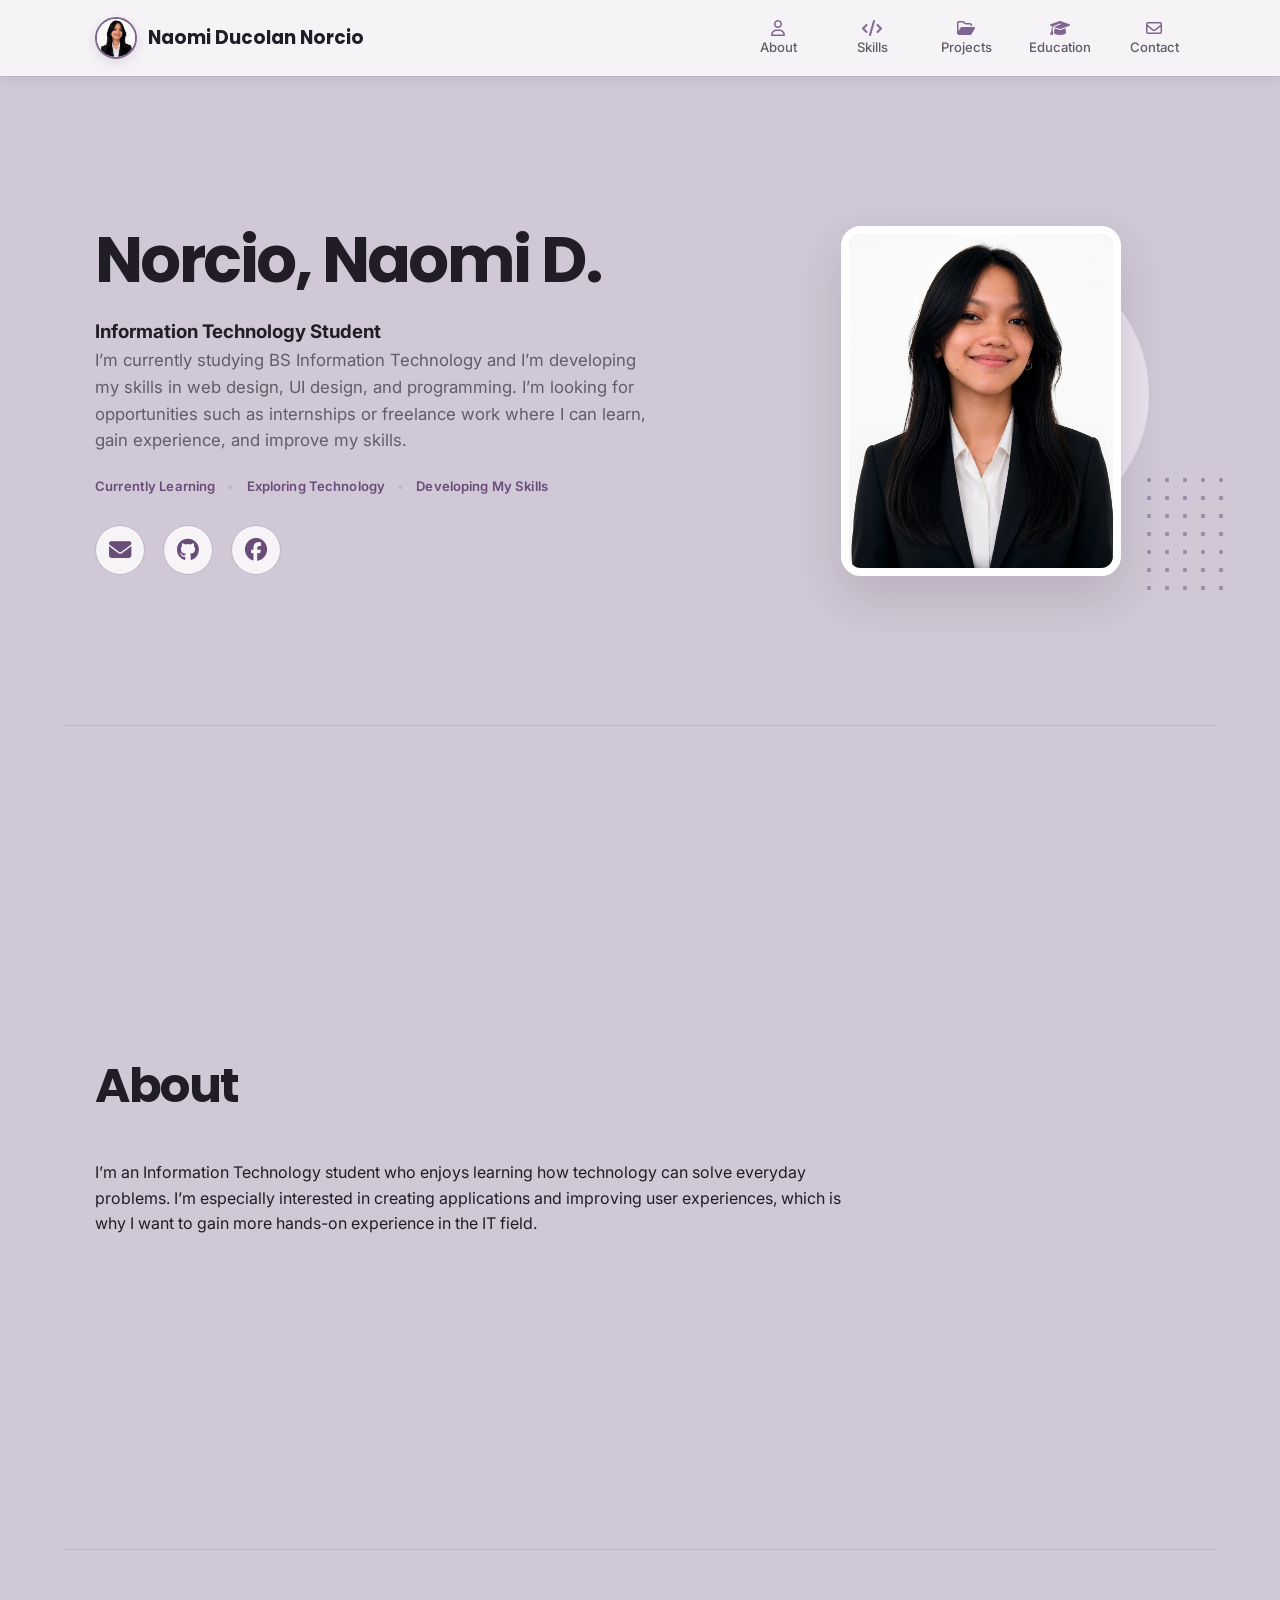
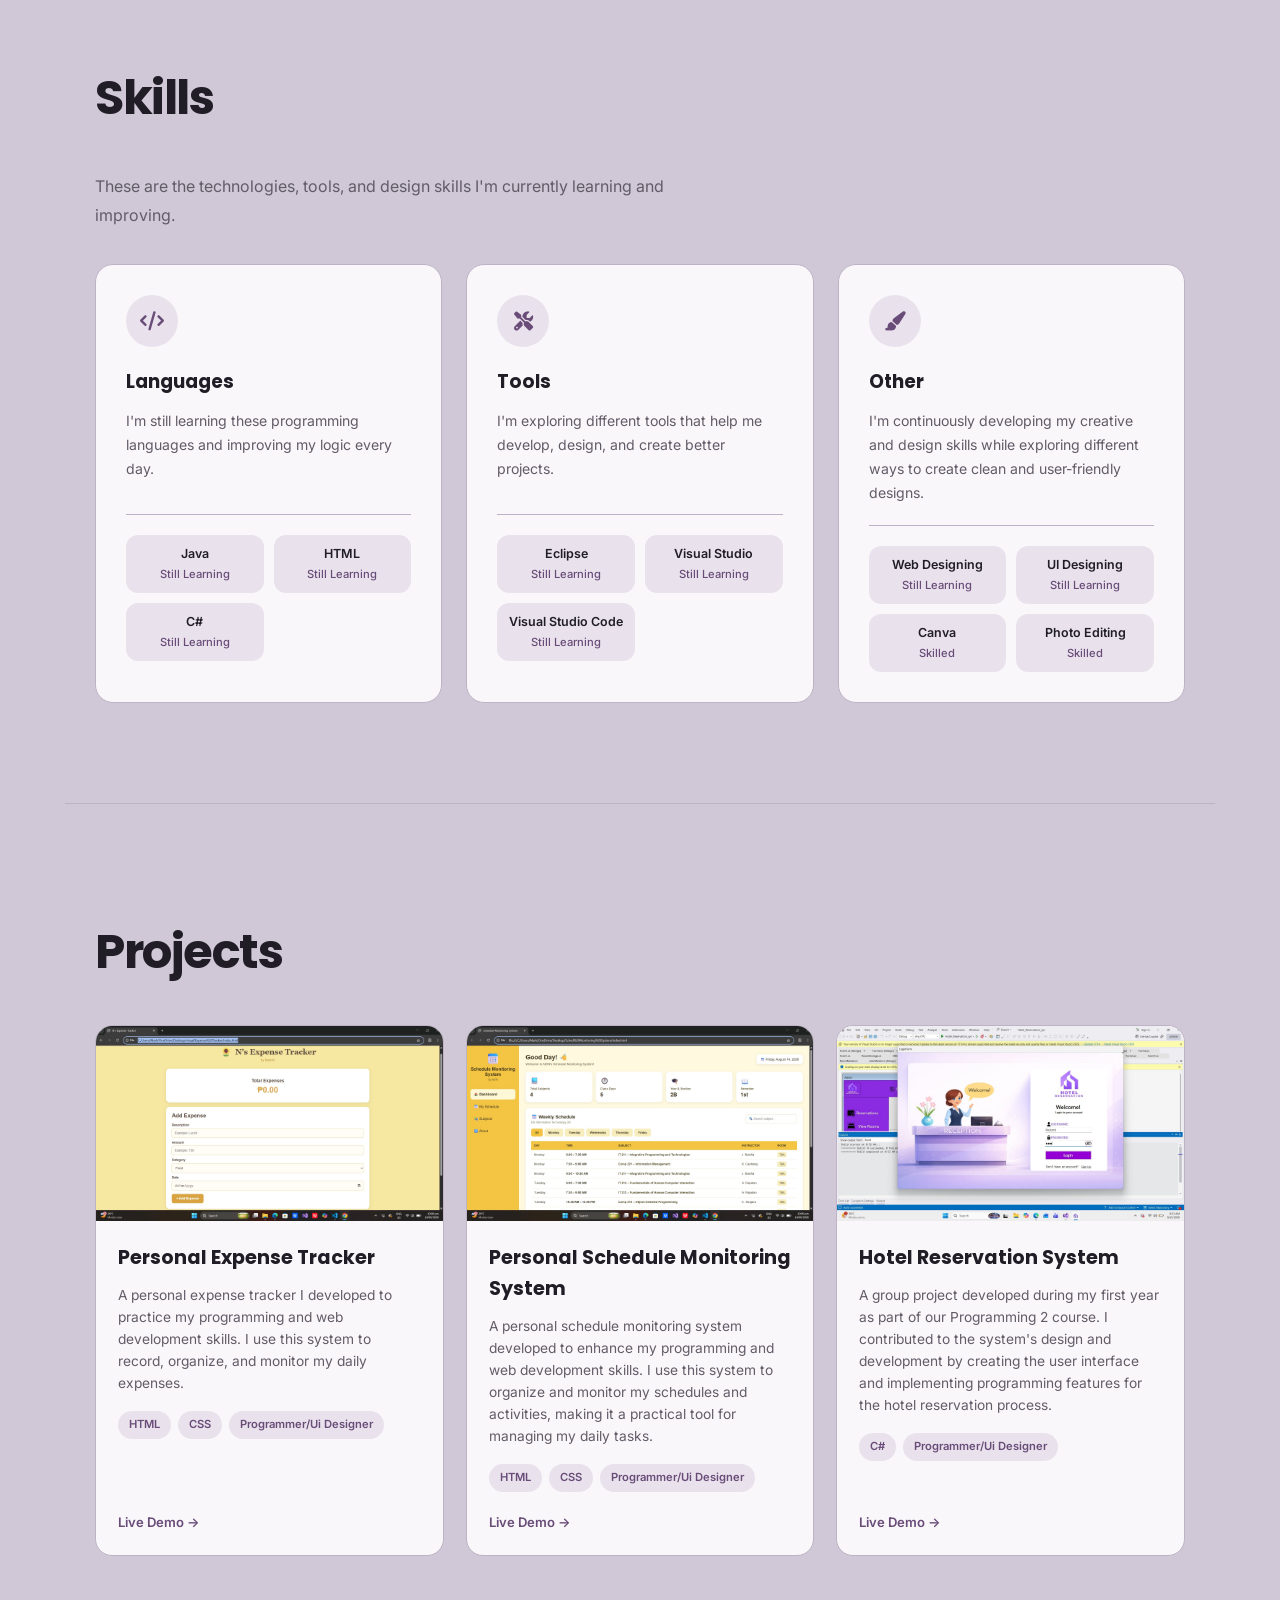
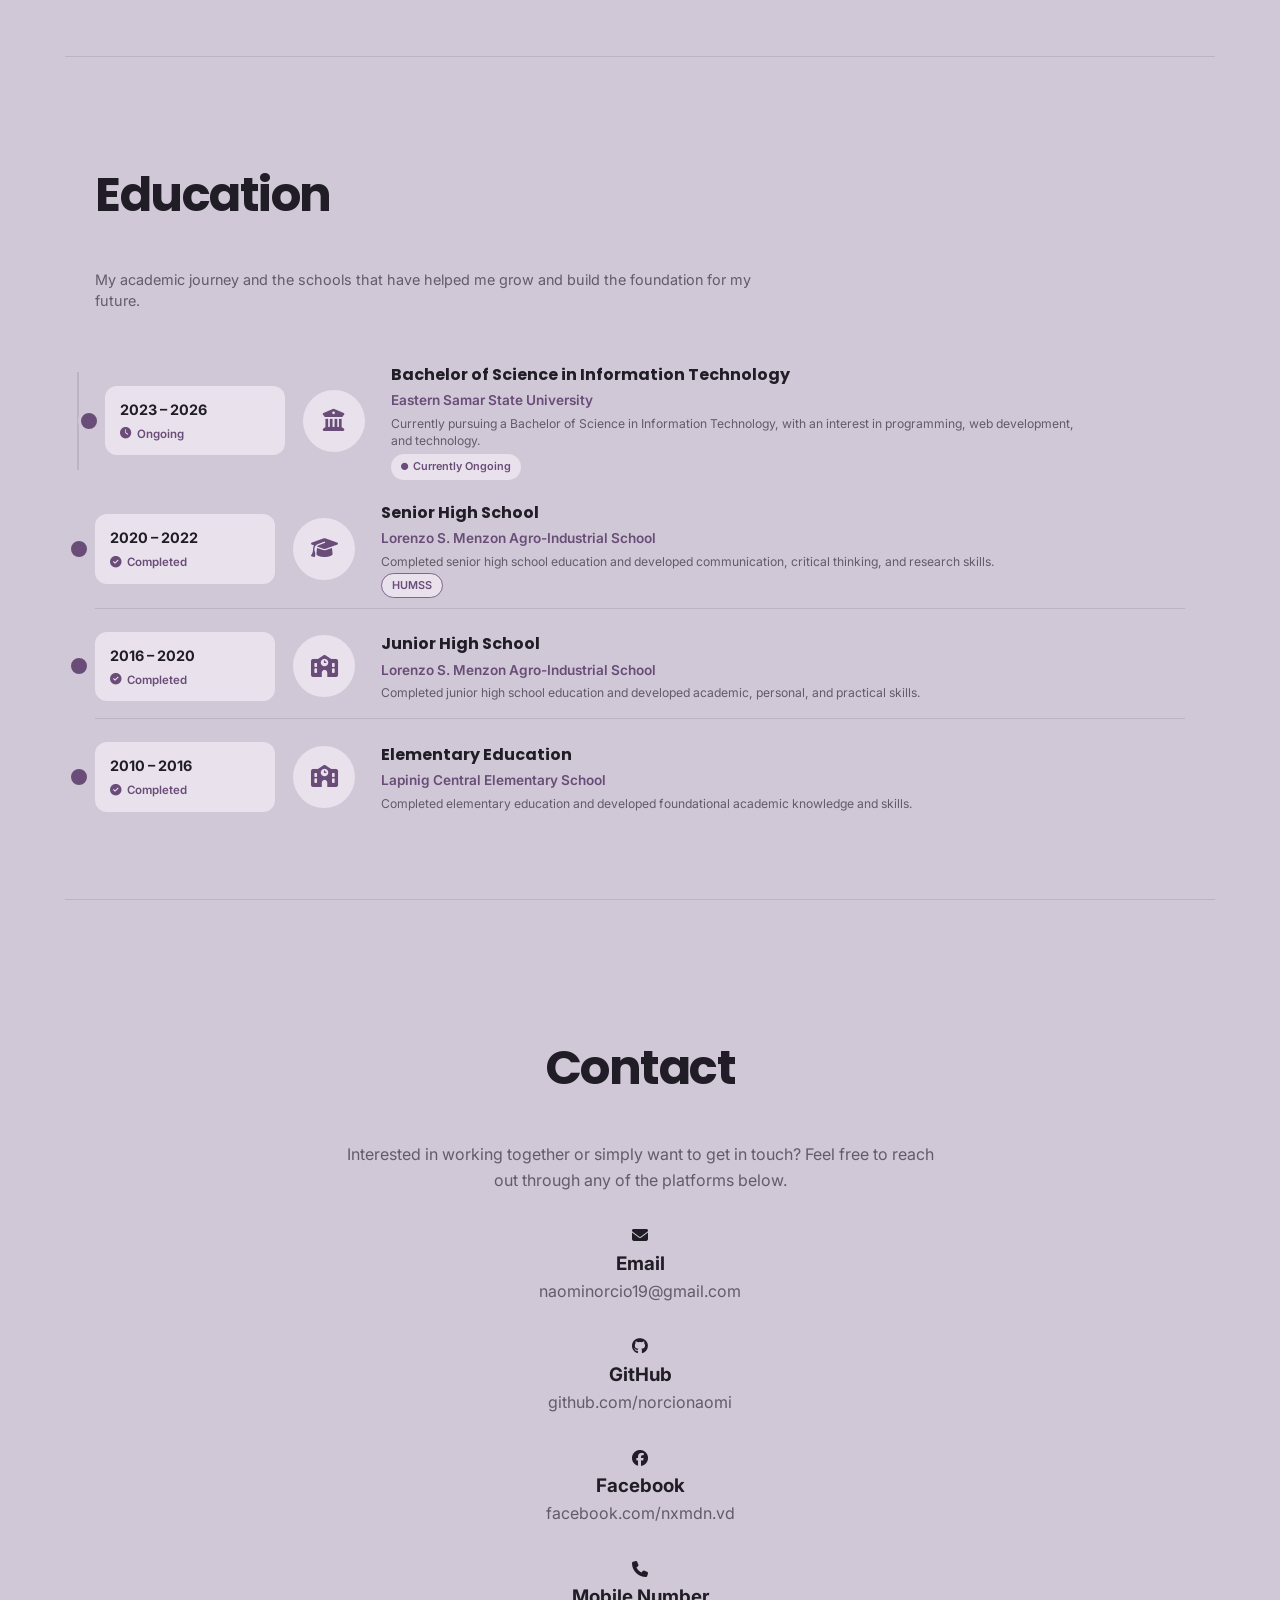
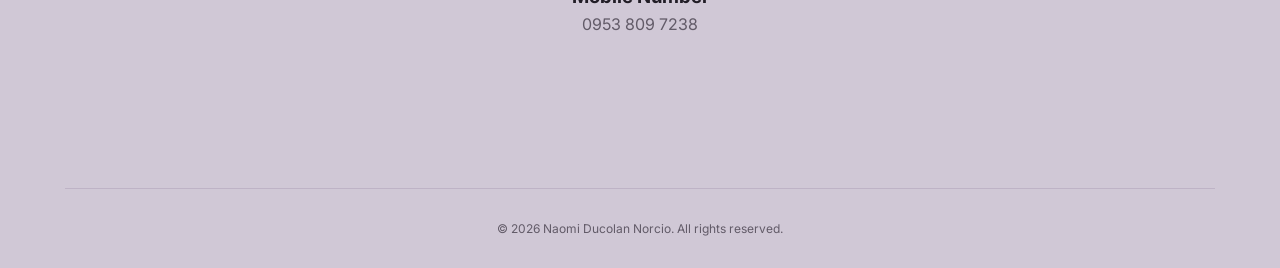
<file: index.html>
<!DOCTYPE html>
<html lang="en">

<head>
    <meta charset="UTF-8">
    <meta name="viewport" content="width=device-width, initial-scale=1.0">

    <title>Naomi Ducolan Norcio — Portfolio</title>
    

    <!-- Google Fonts -->
    <link rel="preconnect" href="https://fonts.googleapis.com">
    <link rel="preconnect" href="https://fonts.gstatic.com" crossorigin>

    <link
        href="https://fonts.googleapis.com/css2?family=Inter:wght@400;500;600;700&family=Poppins:wght@500;600;700&display=swap"
        rel="stylesheet"
    >

    <!-- Font Awesome -->
    <link
        rel="stylesheet"
        href="https://cdnjs.cloudflare.com/ajax/libs/font-awesome/6.5.2/css/all.min.css"
    >

    <!-- CSS -->
    <link rel="stylesheet" href="style.css">
</head>

<body>

    <!-- =====================================================
         TOP NAVIGATION
         ===================================================== -->

    <header class="topbar">

        <div class="nav-container">

            <!-- PROFILE + NAME -->
            <a href="#hero" class="logo">

                <img
                    src="profile-picture.jpg"
                    alt="Naomi Ducolan Norcio"
                    class="nav-profile"
                >

                <span class="first-middle">
                    Naomi Ducolan Norcio
                </span>

            </a>


            <!-- MOBILE MENU -->
            <button class="menu-button" id="menuButton" aria-label="Open menu">
                ☰
            </button>


            <!-- NAVIGATION -->
            <nav class="nav-links" id="navLinks">

                <a href="#about">
                    <i class="fa-regular fa-user"></i>
                    <span>About</span>
                </a>

                <a href="#skills">
                    <i class="fa-solid fa-code"></i>
                    <span>Skills</span>
                </a>

                <a href="#projects">
                    <i class="fa-regular fa-folder-open"></i>
                    <span>Projects</span>
                </a>

                <a href="#education">
                    <i class="fa-solid fa-graduation-cap"></i>
                    <span>Education</span>
                </a>

                <a href="#contact">
                    <i class="fa-regular fa-envelope"></i>
                    <span>Contact</span>
                </a>

            </nav>

        </div>

    </header>


    <main>

        <!-- =====================================================
             HERO / FIRST PAGE
             ===================================================== -->

        <section class="hero" id="hero">

            <div class="hero-content">

                <h1>
                    Norcio, Naomi D.
                </h1>


                <h3>
                    Information Technology Student
                </h3>


                <!-- SHORT PROFESSIONAL INTRODUCTION -->

                <p class="tagline">
                    I’m currently studying BS Information Technology 
                    and I’m developing my skills in web design, UI design, 
                    and programming. I’m looking for opportunities such as
                    internships or freelance work where I can learn, 
                    gain experience, and improve my skills.

                </p>


                <!-- PROFESSIONAL LABELS -->

                <div class="hero-skills">

                    <span>Currently Learning</span>

                    <span>Exploring Technology</span>

                    <span>Developing My Skills</span>

                </div>


                <!-- SOCIAL ICONS -->

                <div class="hero-links">

                    <!-- EMAIL -->
                    <a
                        class="social-icon"
                        href="mailto:naominorcio19@gmail.com"
                        aria-label="Email"
                        title="Email"
                    >
                        <i class="fa-solid fa-envelope"></i>
                    </a>


                    <!-- GITHUB -->
                    <a
                        class="social-icon"
                        href="https://github.com/norcionaomi"
                        target="_blank"
                        rel="noopener noreferrer"
                        aria-label="GitHub"
                        title="GitHub"
                    >
                        <i class="fa-brands fa-github"></i>
                    </a>


                    <!-- FACEBOOK -->
                    <a
                        class="social-icon"
                        href="https://www.facebook.com/nxmdn.vd"
                        target="_blank"
                        rel="noopener noreferrer"
                        aria-label="Facebook"
                        title="Facebook"
                    >
                        <i class="fa-brands fa-facebook"></i>
                    </a>

                </div>

            </div>


            <!-- HERO PROFILE IMAGE -->

            <div class="hero-image">

                <img
                    src="profile-picture.jpg"
                    alt="profile picture"
                >

            </div>

        </section>


        <!-- =====================================================
             ABOUT
             ===================================================== -->

        <section id="about">

            <div class="section-label">

            </div>

            <h2>
                About
            </h2>

            <div class="about-content">

                <p>
                    I’m an Information Technology student who enjoys learning
                    how technology can solve everyday problems. I’m especially
                    interested in creating applications and improving user
                    experiences, which is why I want to gain more hands-on
                    experience in the IT field.
                </p>

            </div>

        </section>


        <!-- =====================================================
             SKILLS
             ===================================================== -->

        <section id="skills">

            <div class="section-label">
               
            </div>

            <h2>
                Skills
            </h2>

          <div class="skills-intro">
    <p>
        These are the technologies, tools, and design skills
        I'm currently learning and improving.
    </p>
</div>

<div class="skill-groups">

    <!-- LANGUAGES -->
    <div class="skill-group">

        <div class="skill-icon">
            <i class="fa-solid fa-code"></i>
        </div>

        <h3>Languages</h3>

        <p class="skill-description">
            I'm still learning these programming languages
            and improving my logic every day.
        </p>

        <div class="skill-list">

            <div class="skill-item">
                <strong>Java</strong>
                <span>Still Learning</span>
            </div>

            <div class="skill-item">
                <strong>HTML</strong>
                <span>Still Learning</span>
            </div>

            <div class="skill-item">
                <strong>C#</strong>
                <span>Still Learning</span>
            </div>

        </div>

    </div>


    <!-- TOOLS -->
    <div class="skill-group">

        <div class="skill-icon">
            <i class="fa-solid fa-screwdriver-wrench"></i>
        </div>

        <h3>Tools</h3>

        <p class="skill-description">
            I'm exploring different tools that help me
            develop, design, and create better projects.
        </p>

        <div class="skill-list">

            <div class="skill-item">
                <strong>Eclipse</strong>
                <span>Still Learning</span>
            </div>

            <div class="skill-item">
                <strong>Visual Studio</strong>
                <span>Still Learning</span>
            </div>

            <div class="skill-item">
                <strong>Visual Studio Code</strong>
                <span>Still Learning</span>
            </div>

        </div>

    </div>


    <!-- OTHER -->
    <div class="skill-group">

        <div class="skill-icon">
            <i class="fa-solid fa-paintbrush"></i>
        </div>

        <h3>Other</h3>

        <p class="skill-description">
            I'm continuously developing my creative and
            design skills while exploring different ways
            to create clean and user-friendly designs.
        </p>

        <div class="skill-list">

            <div class="skill-item">
                <strong>Web Designing</strong>
                <span>Still Learning</span>
            </div>

            <div class="skill-item">
                <strong>UI Designing</strong>
                <span>Still Learning</span>
            </div>

            <div class="skill-item">
                <strong>Canva</strong>
                <span>Skilled</span>
            </div>

            <div class="skill-item">
                <strong>Photo Editing</strong>
                <span>Skilled</span>
            </div>

        </div>

    </div>

</div>

        </section>


        <!-- =====================================================
             PROJECTS
             ===================================================== -->

        <section id="projects">

            <div class="section-label">
                
            </div>

            <h2>
                Projects
            </h2>

            <div class="project-grid">

                <article class="project-card">

                    <img
                        src="expense-tracker.jpg"
                        alt="Project screenshot"
                    >

                    <div class="project-content">

                        <h3>
                            Personal Expense Tracker
                        </h3>

                        <p class="desc">
                            A personal expense tracker I developed to practice
                            my programming and web development skills. I use this
                            system to record, organize, and monitor my daily expenses.
                        </p>

                        <div class="tags">

                            <span class="tag">HTML</span>
                            <span class="tag">CSS</span>
                            <span class="tag">Programmer/Ui Designer</span>

                        </div>

                        <div class="project-links">

                            <a href="expense_tracker.html">
                                Live Demo →
                            </a>

                        </div>

                    </div>

                </article>


                <article class="project-card">

                    <img
                        src="sched-monitoring.jpg"
                        alt="Project screenshot"
                    >

                    <div class="project-content">

                        <h3>
                            Personal Schedule Monitoring System
                        </h3>

                        <p class="desc">
                            A personal schedule monitoring system developed to 
                            enhance my programming and web development skills.
                            I use this system to organize and monitor my schedules
                            and activities, making it a practical tool for managing 
                            my daily tasks.
                        </p>

                        <div class="tags">

                            <span class="tag">HTML</span>
                            <span class="tag">CSS</span>
                            <span class="tag">Programmer/Ui Designer</span>

                        </div>

                        <div class="project-links">

                            <a href="schedule_monitoring.html">
                                Live Demo →
                            </a>

                        </div>

                    </div>

                </article>

                <article class="project-card">

                    <img
                        src="hotel-reservation.jpg"
                        alt="Project screenshot"
                    >

                    <div class="project-content">

                        <h3>
                           Hotel Reservation System
                        </h3>

                        <p class="desc">
                            A group project developed during my first year
                            as part of our Programming 2 course. I contributed 
                            to the system's design and development by creating
                            the user interface and implementing programming features
                            for the hotel reservation process.
                        </p>

                        <div class="tags">

                            <span class="tag">C#</span>
                            <span class="tag">Programmer/Ui Designer</span>

                        </div>

                        <div class="project-links">

                            <a href="hotel_reservation.html">
                                Live Demo →
                            </a>

                        </div>

                    </div>

                </article>

            </div>

        </section>


    <!-- =====================================================
        EDUCATION
     ===================================================== -->

<section id="education">

    <div class="section-label">
    </div>

    <h2>Education</h2>

    <div class="education-intro">
        <p>
            My academic journey and the schools that have helped me
            grow and build the foundation for my future.
        </p>
    </div>

    <div class="education-timeline">

       
         <!-- COLLEGE -->
        <div class="education-item">

            <div class="education-date">
                <strong>2023 – 2026</strong>
                <span>
                    <i class="fa-solid fa-clock"></i>
                    Ongoing
                </span>
            </div>

            <div class="education-icon">
                <i class="fa-solid fa-building-columns"></i>
            </div>

            <div class="education-content">
                <h3>
                    Bachelor of Science in Information Technology
                </h3>

                <h4>
                    Eastern Samar State University
                </h4>

                <p>
                    Currently pursuing a Bachelor of Science in
                    Information Technology, with an interest in
                    programming, web development, and technology.
                </p>

                <span class="ongoing-badge">
                    <i class="fa-solid fa-circle"></i>
                    Currently Ongoing
                </span>

            </div>

        </div>

    </div>




       <!-- SENIOR HIGH SCHOOL -->
        <div class="education-item">

            <div class="education-date">
                <strong>2020 – 2022</strong>
                <span>
                    <i class="fa-solid fa-circle-check"></i>
                    Completed
                </span>
            </div>

            <div class="education-icon">
                <i class="fa-solid fa-graduation-cap"></i>
            </div>

            <div class="education-content">

    <h3>Senior High School</h3>

    <h4>
        Lorenzo S. Menzon Agro-Industrial School
    </h4>

    <p>
        Completed senior high school education and developed
        communication, critical thinking, and research skills.
    </p>

    <span class="strand">HUMSS</span>

</div>

        </div>




       <!-- JUNIOR HIGH SCHOOL -->
        <div class="education-item">

            <div class="education-date">
                <strong>2016 – 2020</strong>
                <span>
                    <i class="fa-solid fa-circle-check"></i>
                    Completed
                </span>
            </div>

            <div class="education-icon">
                <i class="fa-solid fa-school"></i>
            </div>

            <div class="education-content">
                <h3>Junior High School</h3>

                <h4>
                    Lorenzo S. Menzon Agro-Industrial School
                </h4>

                <p>
                    Completed junior high school education and
                    developed academic, personal, and practical skills.
                </p>
            </div>

        </div>



        <!-- ELEMENTARY -->
        <div class="education-item">

            <div class="education-date">
                <strong>2010 – 2016</strong>
                <span>
                    <i class="fa-solid fa-circle-check"></i>
                    Completed
                </span>
            </div>

            <div class="education-icon">
                <i class="fa-solid fa-school"></i>
            </div>

            <div class="education-content">
                <h3>Elementary Education</h3>

                <h4>
                    Lapinig Central Elementary School
                </h4>

                <p>
                    Completed elementary education and developed
                    foundational academic knowledge and skills.
                </p>
            </div>

        </div>



</section>


<!-- =====================================================
     CONTACT
     ===================================================== -->

<section class="contact" id="contact">

    <div class="section-label">
    </div>

    <h2>Contact</h2>

    <div class="contact-content">

        <p class="contact-intro">
            Interested in working together or simply want to get in touch?
            Feel free to reach out through any of the platforms below.
        </p>

        <div class="contact-links">

            <!-- EMAIL -->
            <a href="mailto:naominorcio19@gmail.com" class="contact-card">

                <div class="contact-icon">
                    <i class="fa-solid fa-envelope"></i>
                </div>

                <div>
                    <h3>Email</h3>
                    <p>naominorcio19@gmail.com</p>
                </div>

            </a>


            <!-- GITHUB -->
            <a
                href="https://github.com/norcionaomi"
                target="_blank"
                rel="noopener noreferrer"
                class="contact-card"
            >

                <div class="contact-icon">
                    <i class="fa-brands fa-github"></i>
                </div>

                <div>
                    <h3>GitHub</h3>
                    <p>github.com/norcionaomi</p>
                </div>

            </a>


            <!-- FACEBOOK -->
            <a
                href="https://www.facebook.com/nxmdn.vd"
                target="_blank"
                rel="noopener noreferrer"
                class="contact-card"
            >

                <div class="contact-icon">
                    <i class="fa-brands fa-facebook"></i>
                </div>

                <div>
                    <h3>Facebook</h3>
                    <p>facebook.com/nxmdn.vd</p>
                </div>

            </a>

            <!-- MOBILE NUMBER -->
            <a
                href="tel:+639538097238"
                class="contact-card"
>

                <div class="contact-icon">
                    <i class="fa-solid fa-phone"></i>
                </div>

                <div>
                    <h3>Mobile Number</h3>
                    <p>0953 809 7238 </p>
                </div>

            </a>

        </div>

    </div>

</section>


</main>

    <!-- =====================================================
         FOOTER
         ===================================================== -->

    <footer>
        © 2026 Naomi Ducolan Norcio. All rights reserved.
    </footer>


    <!-- JavaScript -->
    <script src="script.js"></script>

</body>

</html>
</file>
<file: style.css>
/* =========================================================
   COLOR PALETTE
   ========================================================= */

:root {
    --background: #D0C8D6;
    --background-soft: #DDD7E1;

    --nav-background: #F7F4F8;
    --card-background: #F9F7FA;

    --text: #211D26;
    --text-soft: #625B68;

    --purple: #80658F;
    --purple-dark: #694C78;
    --purple-light: #E9E2ED;

    --white: #FFFFFF;
    --border: #BEB3C6;

    --font-heading: "Poppins", sans-serif;
    --font-body: "Inter", sans-serif;

    --max-width: 1150px;
}


/* =========================================================
   RESET
   ========================================================= */

* {
    box-sizing: border-box;
    margin: 0;
    padding: 0;
}

html {
    scroll-behavior: smooth;
}

html,
body {
    width: 100%;
    max-width: 100%;
    overflow-x: hidden;
}

body {
    background: var(--background);
    color: var(--text);
    font-family: var(--font-body);
    line-height: 1.6;

    padding-top: 76px;
}

img {
    max-width: 100%;
    display: block;
}

a {
    color: inherit;
    text-decoration: none;
}


/* =========================================================
   TOP NAVIGATION
   ========================================================= */

.topbar {
    position: fixed;
    top: 0;
    left: 0;
    right: 0;

    width: 100%;
    z-index: 9999;

    background: rgba(247, 244, 248, 0.97);
    backdrop-filter: blur(14px);
    -webkit-backdrop-filter: blur(14px);

    border-bottom: 1px solid var(--border);

    box-shadow: 0 2px 12px rgba(33, 29, 38, 0.08);
}

.nav-container {
    max-width: var(--max-width);

    margin: auto;

    min-height: 76px;

    padding: 0 30px;

    display: flex;

    align-items: center;

    justify-content: space-between;
}


/* =========================================================
   PROFILE + NAME
   ========================================================= */

.logo {
    display: flex;

    align-items: center;

    gap: 11px;

    font-family: var(--font-heading);

    font-size: 1.15rem;

    font-weight: 700;

    transition: transform 0.25s ease;
}

.logo:hover {
    transform: translateY(-2px);
}

.nav-profile {
    width: 42px;

    height: 42px;

    object-fit: cover;

    object-position: center top;

    border-radius: 50%;

    border: 2px solid var(--purple);

    background: var(--white);

    box-shadow:
        0 4px 12px rgba(45, 35, 52, 0.12);

    transition:
        transform 0.25s ease,
        box-shadow 0.25s ease;
}

.logo:hover .nav-profile {
    transform: translateY(-2px);

    box-shadow:
        0 7px 16px rgba(105, 76, 120, 0.20);
}

.first-middle {
    color: var(--text);
}


/* =========================================================
   NAVIGATION LINKS
   ========================================================= */

.nav-links {
    display: flex;

    align-items: center;

    gap: 32px;
}

.nav-links a {
    position: relative;

    display: flex;

    flex-direction: column;

    align-items: center;

    justify-content: center;

    gap: 4px;

    min-width: 62px;

    font-size: 0.82rem;

    font-weight: 500;

    color: var(--text-soft);

    transition:
        color 0.25s ease,
        transform 0.25s ease;
}

.nav-links a i {
    font-size: 1rem;

    color: var(--purple);

    transition:
        color 0.25s ease,
        transform 0.25s ease;
}

.nav-links a span {
    line-height: 1.2;
}

.nav-links a::after {
    content: "";

    position: absolute;

    left: 50%;

    bottom: -9px;

    width: 0;

    height: 2px;

    background: var(--purple);

    transform: translateX(-50%);

    transition: width 0.25s ease;
}

.nav-links a:hover {
    color: var(--purple-dark);

    transform: translateY(-2px);
}

.nav-links a:hover i {
    color: var(--purple-dark);

    transform: translateY(-2px);
}

.nav-links a:hover::after {
    width: 28px;
}


/* =========================================================
   MOBILE MENU
   ========================================================= */

.menu-button {
    display: none;

    border: none;

    background: transparent;

    font-size: 1.5rem;

    color: var(--text);

    cursor: pointer;
}


/* =========================================================
   MAIN
   ========================================================= */

main {
    max-width: var(--max-width);

    margin: auto;
}

section {
    padding: 100px 30px;

    border-bottom: 1px solid var(--border);
}


/* =========================================================
   HERO
   ========================================================= */

.hero {
    min-height: 650px;

    display: grid;

    grid-template-columns: 1.2fr 0.8fr;

    align-items: center;

    gap: 70px;
}

.hero h1 {
    font-family: var(--font-heading);

    font-size: clamp(2.8rem, 5vw, 4.8rem);

    line-height: 1.05;

    letter-spacing: -0.04em;

    margin-bottom: 24px;
}

.tagline {
    max-width: 560px;

    color: var(--text-soft);

    font-size: 1.05rem;

    margin-bottom: 22px;
}


/* =========================================================
   STUDENT INFO
   ========================================================= */

.student-info {
    display: flex;

    align-items: center;

    gap: 10px;

    width: fit-content;

    padding: 5px 14px 5px 5px;

    margin-bottom: 18px;

    border: 2px solid var(--purple);

    border-radius: 30px;

    color: var(--text);

    font-size: 0.95rem;

    font-weight: 600;
}

.student-badge {
    background: var(--purple-dark);

    color: white;

    padding: 8px 18px;

    border-radius: 25px;

    font-size: 0.9rem;

    font-weight: 600;
}

.student-info b {
    color: var(--text);

    font-size: 16px;
}

.course-name {
    color: var(--text);

    font-weight: 600;
}


/* =========================================================
   HERO PROFESSIONAL LABELS
   ========================================================= */

.hero-skills {
    display: flex;

    align-items: center;

    flex-wrap: wrap;

    gap: 12px;

    margin-bottom: 28px;

    color: var(--purple-dark);

    font-size: 0.82rem;

    font-weight: 600;
}

.hero-skills span {
    padding: 0;

    background: transparent;

    border: none;

    color: var(--purple-dark);

    letter-spacing: 0.01em;
}

.hero-skills span:not(:last-child)::after {
    content: "•";

    margin-left: 12px;

    color: var(--border);
}


/* =========================================================
   HERO SOCIAL ICONS
   ========================================================= */

.hero-links {
    display: flex;

    align-items: center;

    gap: 18px;

    flex-wrap: wrap;
}

.social-icon {
    width: 50px;

    height: 50px;

    display: inline-flex;

    align-items: center;

    justify-content: center;

    border-radius: 50%;

    background: var(--nav-background);

    border: 1px solid var(--border);

    color: var(--purple-dark);

    font-size: 1.4rem;

    transition:
        transform 0.25s ease,
        color 0.25s ease,
        background 0.25s ease,
        box-shadow 0.25s ease,
        border-color 0.25s ease;
}

.social-icon:hover {
    transform: translateY(-7px);

    color: var(--white);

    background: var(--purple-dark);

    border-color: var(--purple-dark);

    box-shadow:
        0 10px 22px rgba(105, 76, 120, 0.25);
}


/* =========================================================
   HERO IMAGE
   ========================================================= */

.hero-image {
    position: relative;

    display: flex;

    justify-content: center;
}

.hero-image::before {
    content: "";

    position: absolute;

    width: 280px;

    height: 280px;

    border-radius: 50%;

    background: var(--purple-light);

    z-index: -1;

    transform: translate(28px, 28px);
}

.hero-image img {
    width: 280px;

    height: 350px;

    object-fit: cover;

    border-radius: 20px;

    border: 8px solid var(--white);

    box-shadow:
        0 20px 50px rgba(45, 35, 52, 0.15);
}

.hero-image::after {
    content: "";

    position: absolute;

    width: 90px;

    height: 130px;

    right: -45px;

    bottom: -25px;

    background-image: radial-gradient(
        circle,
        var(--purple) 2px,
        transparent 2.5px
    );

    background-size: 18px 18px;

    opacity: 0.6;

    z-index: 1;
}


/* =========================================================
   SECTION HEADINGS
   ========================================================= */

.section-label {
    color: var(--purple-dark);

    font-size: 0.75rem;

    font-weight: 600;

    letter-spacing: 0.12em;

    text-transform: uppercase;

    margin-bottom: 10px;
}

section h2 {
    font-family: var(--font-heading);

    font-size: clamp(2rem, 4vw, 3rem);

    letter-spacing: -0.03em;

    margin-bottom: 35px;
}


/* =========================================================
   ABOUT
   ========================================================= */

#about {
    min-height: calc(100vh - 76px);

    display: flex;
    flex-direction: column;
    justify-content: center;

    padding-top: 70px;
    padding-bottom: 70px;

    scroll-margin-top: 76px;
}

.about-content {
    max-width: 750px;
}

.about p {
    color: var(--text-soft);
    font-size: 1rem;
    line-height: 1.8;
    margin-bottom: 16px;
}

/* =========================================================
   SKILLS
   ========================================================= */

.skills-intro {
    max-width: 650px;
    margin-bottom: 35px;
}

.skills-intro p {
    color: var(--text-soft);
    font-size: 1rem;
    line-height: 1.8;
}


.skill-groups {
    display: grid;
    grid-template-columns: repeat(3, 1fr);
    gap: 24px;
}


.skill-group {
    position: relative;

    background: var(--card-background);

    border: 1px solid var(--border);

    border-radius: 18px;

    padding: 30px;

    min-height: 360px;

    transition:
        transform 0.25s ease,
        box-shadow 0.25s ease;
}


.skill-group:hover {
    transform: translateY(-6px);

    box-shadow:
        0 15px 35px rgba(45, 35, 52, 0.12);
}


/* SKILL ICON */

.skill-icon {
    width: 52px;
    height: 52px;

    display: flex;
    align-items: center;
    justify-content: center;

    margin-bottom: 20px;

    border-radius: 50%;

    background: var(--purple-light);

    color: var(--purple-dark);

    font-size: 1.2rem;
}


/* TITLE */

.skill-group h3 {
    font-family: var(--font-heading);

    font-size: 1.15rem;

    margin-bottom: 12px;
}


/* DESCRIPTION */

.skill-description {
    color: var(--text-soft);

    font-size: 0.88rem;

    line-height: 1.7;

    min-height: 85px;

    margin-bottom: 20px;
}


/* DIVIDER */

.skill-list {
    border-top: 1px solid var(--border);

    padding-top: 20px;

    display: grid;

    grid-template-columns: repeat(2, 1fr);

    gap: 10px;
}


/* INDIVIDUAL SKILL */

.skill-item {
    display: flex;

    flex-direction: column;

    align-items: center;

    justify-content: center;

    text-align: center;

    min-height: 58px;

    padding: 8px 10px;

    border-radius: 12px;

    background: var(--purple-light);
}


/* SKILL NAME */

.skill-item strong {
    color: var(--text);

    font-size: 0.78rem;

    font-weight: 600;
}


/* SKILL STATUS */

.skill-item span {
    color: var(--purple-dark);

    font-size: 0.7rem;

    margin-top: 2px;

    font-weight: 500;
}


/* =========================================================
   PROJECTS
   ========================================================= */

.project-grid {
    display: grid;

    grid-template-columns: repeat(3, 1fr);

    gap: 22px;
}

.project-card {
    background: var(--card-background);

    border: 1px solid var(--border);

    border-radius: 17px;

    overflow: hidden;

    display: flex;
    flex-direction: column;

    transition:
        transform 0.3s ease,
        box-shadow 0.3s ease;
}

.project-card:hover {
    transform: translateY(-7px);

    box-shadow:
        0 20px 40px rgba(45, 35, 52, 0.12);
}


/* PROJECT IMAGE */

.project-card img {
    width: 100%;

    height: 195px;

    object-fit: cover;

    background: var(--purple-light);
}


/* PROJECT CONTENT */

.project-content {
    padding: 22px;

    display: flex;
    flex-direction: column;

    flex: 1;
}

/* PROJECT TITLE */

.project-card h3 {
    font-family: var(--font-heading);

    font-size: 1.2rem;

    margin-bottom: 10px;
}


/* DESCRIPTION */

.desc {
    color: var(--text-soft);

    font-size: 0.86rem;

    line-height: 1.6;

    margin-bottom: 17px;
}


/* TAGS */

.tags {
    display: flex;

    flex-wrap: wrap;

    gap: 7px;

    margin-bottom: 20px;
}

.tag {
    background: var(--purple-light);

    color: var(--purple-dark);

    padding: 5px 11px;

    border-radius: 50px;

    font-size: 0.7rem;

    font-weight: 600;
}


/* PROJECT LINK */

.project-links {
    display: flex;

    gap: 18px;

    font-size: 0.82rem;

    font-weight: 600;

    margin-top: auto;
}

.project-links a {
    color: var(--purple-dark);
}

.project-links a:hover {
    text-decoration: underline;
}

/* =========================================================
   EDUCATION
   ========================================================= */

#education {
    padding-top: 90px;
    padding-bottom: 70px;
}


/* EDUCATION INTRO */

.education-intro {
    max-width: 700px;
    margin-bottom: 40px;
}

.education-intro p {
    color: var(--text-soft);
    font-size: 0.9rem;
    line-height: 1.5;
}


/* MAIN TIMELINE */

.education-timeline {
    position: relative;
    padding-left: 10px;
}


/* VERTICAL TIMELINE */

.education-timeline::before {
    content: "";

    position: absolute;

    left: -18px;
    top: 20px;
    bottom: 20px;

    width: 2px;

    background: var(--border);
}


/* EDUCATION ITEM */

.education-item {
    position: relative;

    display: grid;

    grid-template-columns: 180px 70px 1fr;

    align-items: center;

    gap: 18px;

    min-height: 105px;

    padding: 10px 0;

    margin-bottom: 5px;

    border-bottom: 1px solid var(--border);
}


.education-item:last-child {
    border-bottom: none;
    margin-bottom: 0;
}


/* TIMELINE DOT */

.education-item::before { 
    content: ""; 

    position: absolute; 

    left: -27px; 
    top: 50%; 

    transform: translateY(-50%); 

    width: 16px; 
    height: 16px; 

    border-radius: 50%; 

    background: var(--purple-dark); 

    border: 3px solid var(--background); 

    z-index: 3; 
}


/* DATE */

.education-date {
    background: var(--purple-light);

    border-radius: 12px;

    padding: 12px 15px;

    display: flex;

    flex-direction: column;

    gap: 4px;

    position: relative;

    z-index: 2;
}


.education-date strong {
    color: var(--text);

    font-size: 0.9rem;

    font-weight: 700;
}


.education-date span {
    color: var(--purple-dark);

    font-size: 0.72rem;

    font-weight: 600;

    display: flex;

    align-items: center;

    gap: 5px;
}


/* SCHOOL ICON */

.education-icon {
    width: 62px;
    height: 62px;

    border-radius: 50%;

    background: var(--purple-light);

    color: var(--purple-dark);

    display: flex;

    align-items: center;

    justify-content: center;

    font-size: 1.35rem;

    position: relative;

    z-index: 2;
}


/* EDUCATION CONTENT */

.education-content {
    padding-right: 10px;
}


.education-content h3 {
    font-family: var(--font-heading);

    font-size: 1rem;

    margin-bottom: 3px;

    color: var(--text);
}


.education-content h4 {
    color: var(--purple-dark);

    font-size: 0.85rem;

    font-weight: 600;

    margin-bottom: 3px;
}


.education-content p {
    color: var(--text-soft);

    font-size: 0.76rem;

    line-height: 1.4;

    max-width: 700px;
}


/* HUMSS */

.strand {
    display: inline-block;

    margin-top: 3px;

    padding: 3px 10px;

    border: 1px solid var(--purple);

    border-radius: 50px;

    color: var(--purple-dark);

    background: var(--purple-light);

    font-size: 0.68rem;

    font-weight: 600;
}


/* ONGOING */

.ongoing-badge {
    display: inline-flex;

    align-items: center;

    gap: 5px;

    margin-top: 5px;

    padding: 4px 10px;

    border-radius: 50px;

    background: var(--purple-light);

    color: var(--purple-dark);

    font-size: 0.68rem;

    font-weight: 600;
}


.ongoing-badge i {
    font-size: 0.45rem;
}

/* =========================================================
   CONTACT
   ========================================================= */

.contact {
    text-align: center;

    padding-top: 120px;

    padding-bottom: 120px;
}

.contact p {
    max-width: 600px;

    margin: 0 auto 30px;

    color: var(--text-soft);
}

.contact-methods {
    display: flex;

    justify-content: center;

    flex-wrap: wrap;

    gap: 15px;
}

.contact-methods a {
    background: var(--nav-background);

    border: 1px solid var(--border);

    padding: 11px 18px;

    border-radius: 9px;

    color: var(--purple-dark);

    font-size: 0.85rem;

    transition:
        background 0.25s ease,
        transform 0.25s ease;
}

.contact-methods a:hover {
    background: var(--purple-light);

    transform: translateY(-3px);
}


/* =========================================================
   FOOTER
   ========================================================= */

footer {
    text-align: center;

    padding: 30px;

    color: var(--text-soft);

    font-size: 0.75rem;
}


/* =========================================================
   RESPONSIVE DESIGN
   ========================================================= */

@media (max-width: 800px) {

    body {
        padding-top: 68px;
    }

    .nav-container {
        min-height: 68px;
        padding: 0 20px;
        width: 100%;
        max-width: 100%;
    }

    .nav-profile {
        width: 38px;
        height: 38px;
    }

    .logo {
        font-size: 1rem;
        gap: 9px;
        min-width: 0;
    }

    .first-middle {
        white-space: nowrap;
        overflow: hidden;
        text-overflow: ellipsis;
    }

    .nav-links {
        display: flex;
        position: fixed;
        top: 68px;
        left: 0;
        right: 0;
        background: rgba(247, 244, 248, 0.98);
        backdrop-filter: blur(14px);
        -webkit-backdrop-filter: blur(14px);
        border-bottom: 1px solid var(--border);
        padding: 15px 20px 22px;
        flex-direction: column;
        align-items: flex-start;
        gap: 5px;
        z-index: 9998;
        opacity: 0;
        visibility: hidden;
        transform: translateY(-15px);
        pointer-events: none;
        transition:
            opacity 0.25s ease,
            transform 0.25s ease,
            visibility 0.25s ease;
    }

    .nav-links.active {
        opacity: 1;
        visibility: visible;
        transform: translateY(0);
        pointer-events: auto;
    }

    .nav-links a {
        flex-direction: row;
        justify-content: flex-start;
        align-items: center;
        gap: 14px;
        width: 100%;
        padding: 13px 10px;
        border-radius: 10px;
        font-size: 0.95rem;
    }

    .nav-links a i {
        width: 25px;
        text-align: center;
        font-size: 1.05rem;
    }

    .nav-links a:hover {
        background: var(--purple-light);
        transform: none;
    }

    .nav-links a::after {
        display: none;
    }

    .menu-button {
        display: flex;
        align-items: center;
        justify-content: center;
        width: 44px;
        height: 44px;
        font-size: 1.7rem;
        position: relative;
        z-index: 10000;
        flex-shrink: 0;
    }

    main,
    section,
    .hero,
    .hero-content,
    .hero-image {
        width: 100%;
        max-width: 100%;
    }

    section {
        padding: 75px 20px;
    }

    #hero,
    #about,
    #skills,
    #projects,
    #education,
    #contact {
        scroll-margin-top: 75px;
    }

    .hero {
        grid-template-columns: minmax(0, 1fr);
        text-align: center;
        gap: 50px;
        min-height: auto;
        padding-top: 80px;
        overflow: hidden;
    }

    .hero-content {
        min-width: 0;
    }

    .hero h1 {
        width: 100%;
        max-width: 100%;
        word-break: normal;
        overflow-wrap: break-word;
    }

    .tagline {
        margin-left: auto;
        margin-right: auto;
    }

    .hero-skills {
        justify-content: center;
    }

    .hero-links {
        justify-content: center;
    }

    .student-info {
        margin-left: auto;
        margin-right: auto;
    }

    .hero-image {
        order: -1;
        overflow: hidden;
    }

    .hero-image::after {
        right: 0;
    }

    #about {
        text-align: center;
    }

    .about-content {
        margin-left: auto;
        margin-right: auto;
    }

    section h2 {
        text-align: center;
    }

    .skills-intro,
    .education-intro,
    .contact-intro {
        text-align: center;
        margin-left: auto;
        margin-right: auto;
    }

    .skill-groups {
        grid-template-columns: 1fr;
    }

    .project-grid {
        grid-template-columns: 1fr;
    }

    .education-item {
        grid-template-columns: 1fr;
        gap: 12px;
        text-align: center;
        padding: 20px 0;
    }

    .education-date,
    .education-icon {
        margin-left: auto;
        margin-right: auto;
    }

    .education-content {
        padding-right: 0;
    }

    .education-timeline {
        padding-left: 0;
    }

    .education-timeline::before,
    .education-item::before {
        display: none;
    }

    .contact-card {
        width: 100%;
        max-width: 100%;
    }
}


/* =========================================================
   SMALL MOBILE
   ========================================================= */

@media (max-width: 500px) {

    .nav-container {
        padding: 0 14px;
    }

    .logo {
        font-size: 0.9rem;
        gap: 8px;
    }

    .first-middle {
        max-width: 230px;
    }

    .nav-profile {
        width: 36px;
        height: 36px;
    }

    section {
        padding-left: 18px;
        padding-right: 18px;
    }

    .hero {
        gap: 38px;
        padding-top: 55px;
    }

    .hero h1 {
        font-size: clamp(2.35rem, 12vw, 3rem);
        line-height: 1.05;
    }

    .hero h3 {
        font-size: 1rem;
    }

    .hero-image img {
        width: min(280px, 78vw);
        height: auto;
        aspect-ratio: 4 / 5;
        object-fit: cover;
    }

    .hero-image::before {
        width: min(280px, 76vw);
        height: min(280px, 76vw);
        transform: translate(18px, 22px);
    }

    .hero-skills {
        gap: 8px;
    }

    .hero-skills span {
        font-size: 0.75rem;
    }

    .hero-links {
        flex-direction: row;
        justify-content: center;
        gap: 16px;
    }

    .social-icon {
        width: 48px;
        height: 48px;
        font-size: 1.3rem;
    }

    .skill-group {
        padding: 22px;
        min-height: auto;
    }

    .skill-list {
        grid-template-columns: 1fr 1fr;
    }

    .project-card img {
        height: auto;
        aspect-ratio: 16 / 9;
    }

    .education-date {
        width: 100%;
        max-width: 260px;
    }
}
/* =========================================================
   FIX: HERO FULL NAME - ONE LINE
   ========================================================= */

.hero h1 {
    white-space: nowrap;
    word-break: normal;
    overflow-wrap: normal;
}

@media (max-width: 800px) {
    .hero h1 {
        font-size: clamp(2rem, 8vw, 3.5rem);
        white-space: nowrap;
    }
}

@media (max-width: 500px) {
    .hero h1 {
        font-size: clamp(1.65rem, 8.5vw, 2.5rem);
        line-height: 1.1;
        letter-spacing: -0.05em;
        white-space: nowrap;
    }
}

@media (max-width: 380px) {
    .hero h1 {
        font-size: clamp(1.45rem, 8vw, 2rem);
    }
}
</file>
